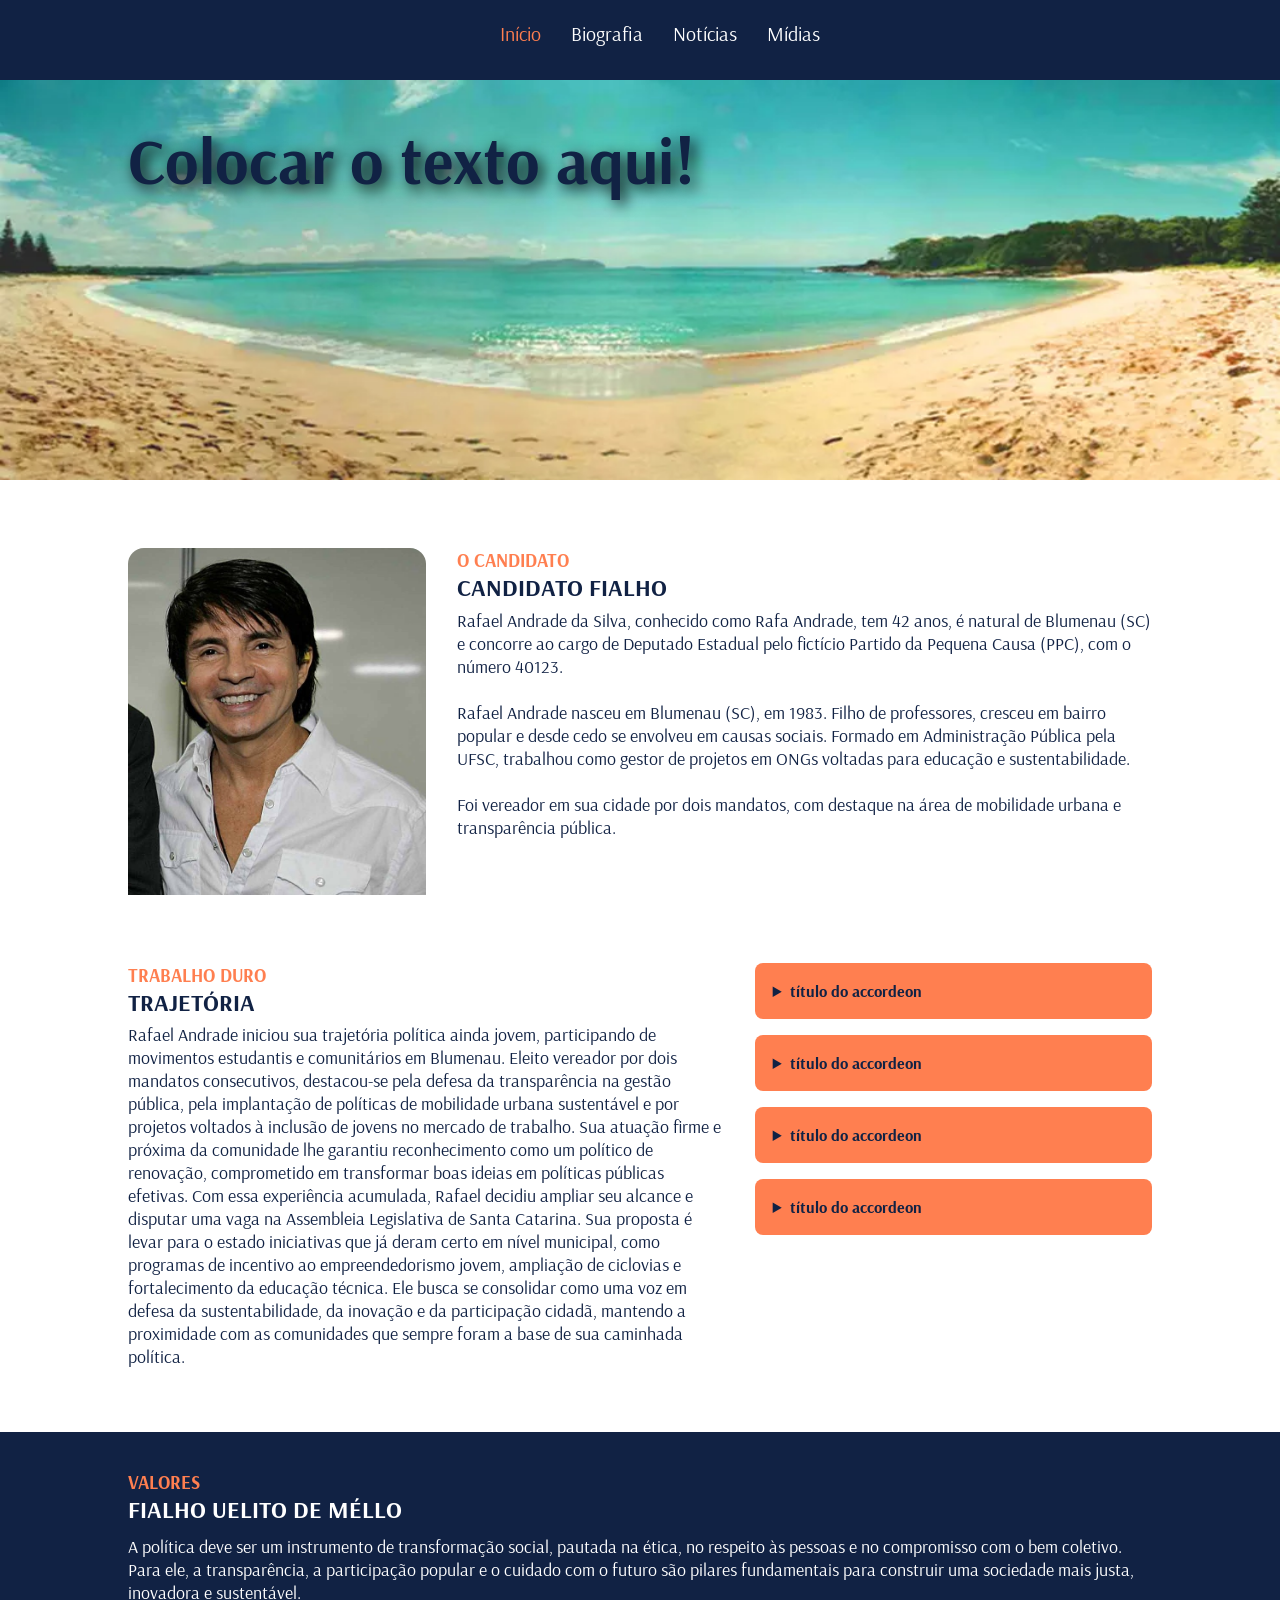
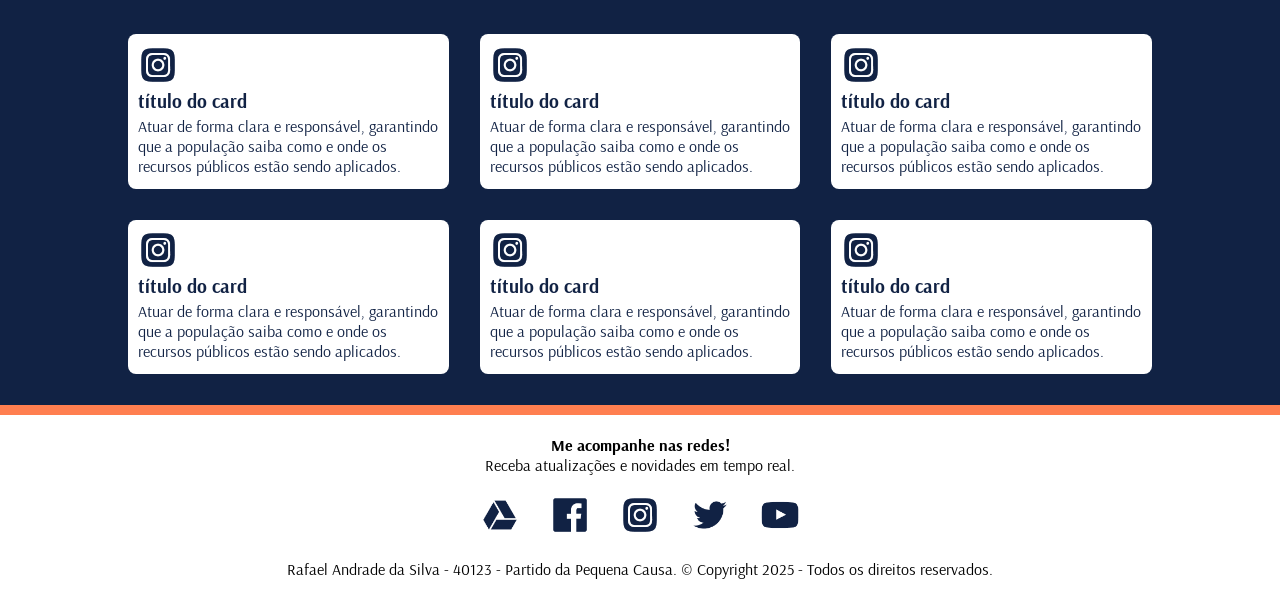
<file: index.html>
<!DOCTYPE html>
<html lang="pt-br">

<head>
    <meta charset="UTF-8">
    <meta name="viewport" content="width=device-width, initial-scale=1.0">

    <title>Candidato Fialho</title>

    <link rel="stylesheet" href="style/index.css">

    <link rel="preconnect" href="https://fonts.googleapis.com">
    <link rel="preconnect" href="https://fonts.gstatic.com" crossorigin>
    <link
        href="https://fonts.googleapis.com/css2?family=Arsenal:ital,wght@0,400;0,700;1,400;1,700&family=Roboto:ital,wght@0,100..900;1,100..900&display=swap"
        rel="stylesheet">
</head>

<body>
    <nav>
        <ul>
            <a href="index.html">
                <li id="atual">Início</li>
            </a>
            <a href="biografia.html">
                <li>Biografia</li>
            </a>
            <a href="noticias.html">
                <li>Notícias</li>
            </a>
            <a href="midias.html">
                <li>Mídias</li>
            </a>
        </ul>
    </nav>

    <section class="home">

        <img src="assets/teste.webp" alt="">

        <div class="titulohome">
            <h2>Colocar o texto aqui!</h2>
        </div>
        
    </section>

    <section class="candidato">
        <div class="foto_candidato">
            <img src="assets/candidato.jpg" alt="">
        </div>

        <div class="dados_candidato">
            <h3>O CANDIDATO</h3>
            <h1>CANDIDATO FIALHO</h1>
            <p>Rafael Andrade da Silva, conhecido como Rafa Andrade, tem 42 anos, é 
                natural de Blumenau (SC) e concorre ao cargo de Deputado Estadual pelo 
                fictício Partido da Pequena Causa (PPC), com o número 40123.<br><br>

            Rafael Andrade nasceu em Blumenau (SC), em 1983. Filho de professores, 
            cresceu em bairro popular e desde cedo se envolveu em causas sociais. Formado 
            em Administração Pública pela UFSC, trabalhou como gestor de projetos em 
            ONGs voltadas para educação e sustentabilidade. <br><br>Foi vereador em sua cidade 
            por dois mandatos, com destaque na área de mobilidade urbana e transparência 
            pública.</p>
        </div>
    </section>

    <section class="trajetoria">
        <div class="trabalho">
            <h3>TRABALHO DURO</h3>
            <h1>TRAJETÓRIA</h1>
            <p>Rafael Andrade iniciou sua trajetória política ainda jovem, participando 
                de movimentos estudantis e comunitários em Blumenau. Eleito vereador por 
                dois mandatos consecutivos, destacou-se pela defesa da transparência na 
                gestão pública, pela implantação de políticas de mobilidade urbana 
                sustentável e por projetos voltados à inclusão de jovens no mercado de 
                trabalho. Sua atuação firme e próxima da comunidade lhe garantiu 
                reconhecimento como um político de renovação, comprometido em transformar 
                boas ideias em políticas públicas efetivas.

                Com essa experiência acumulada, Rafael decidiu ampliar seu alcance e disputar uma vaga 
                na Assembleia Legislativa de Santa Catarina. Sua proposta é levar para o estado 
                iniciativas que já deram certo em nível municipal, como programas de incentivo ao 
                empreendedorismo jovem, ampliação de ciclovias e fortalecimento da educação técnica. 
                Ele busca se consolidar como uma voz em defesa da sustentabilidade, da inovação e da 
                participação cidadã, mantendo a proximidade com as comunidades que sempre foram a base 
                de sua caminhada política.</p>
        </div>

        <div class="accordeons">
            <details>
                <summary>título do accordeon</summary>
                <p>conteúdo completo do elemento 1</p>
            </details>

            <details>
                <summary>título do accordeon</summary>
                <p>conteúdo completo do elemento 2</p>
            </details>

            <details>
                <summary>título do accordeon</summary>
                <p>conteúdo completo do elemento 3</p>
            </details>

            <details>
                <summary>título do accordeon</summary>
                <p>conteúdo completo do elemento 4</p>
            </details>
        </div>
    </section>

    <section class="valores">
        <div class="conteudo">
            <h3>VALORES</h3>
            <h1>FIALHO UELITO DE MÉLLO</h1>
            <p>A política deve ser um instrumento de transformação social, pautada na 
                ética, no respeito às pessoas e no compromisso com o bem coletivo. 
                Para ele, a transparência, a participação popular e o cuidado com o 
                futuro são pilares fundamentais para construir uma sociedade mais justa, 
                inovadora e sustentável.</p>
        </div>

        <div class="cards">
            <div class="card">
                <img src="assets/insta.png" alt="">
                <h3>título do card</h3>
                <p>Atuar de forma clara e responsável, garantindo que a população saiba como e onde os recursos públicos estão sendo aplicados.</p>
            </div>

            <div class="card">
                <img src="assets/insta.png" alt="">
                <h3>título do card</h3>
                <p>Atuar de forma clara e responsável, garantindo que a população saiba como e onde os recursos públicos estão sendo aplicados.</p>
            </div>

            <div class="card">
                <img src="assets/insta.png" alt="">
                <h3>título do card</h3>
                <p>Atuar de forma clara e responsável, garantindo que a população saiba como e onde os recursos públicos estão sendo aplicados.</p>
            </div>

            <div class="card">
                <img src="assets/insta.png" alt="">
                <h3>título do card</h3>
                <p>Atuar de forma clara e responsável, garantindo que a população saiba como e onde os recursos públicos estão sendo aplicados.</p>
            </div>

            <div class="card">
                <img src="assets/insta.png" alt="">
                <h3>título do card</h3>
                <p>Atuar de forma clara e responsável, garantindo que a população saiba como e onde os recursos públicos estão sendo aplicados.</p>
            </div>

            <div class="card">
                <img src="assets/insta.png" alt="">
                <h3>título do card</h3>
                <p>Atuar de forma clara e responsável, garantindo que a população saiba como e onde os recursos públicos estão sendo aplicados.</p>
            </div>
        </div>
    </section>

    <footer>
        <div class="linha-footer">

        </div>

        <h4>Me acompanhe nas redes!</h4>
        <p>Receba atualizações e novidades em tempo real.</p>
        <div>
            <a href="google.com"><img src="assets/drive.png" alt=""></a>
            <a href="facebook.com"><img src="assets/face.png" alt=""></a>
            <a href="instagram.com"><img src="assets/insta.png" alt=""></a>
            <a href="x.com"><img src="assets/twitter.png" alt=""></a>
            <a href="youtube.com"><img src="assets/youtube.png" alt=""></a>
        </div>
        <p>Rafael Andrade da Silva - 40123 - Partido da Pequena Causa. © Copyright 2025 - Todos os direitos reservados.
        </p>
    </footer>
</body>

</html>
</file>
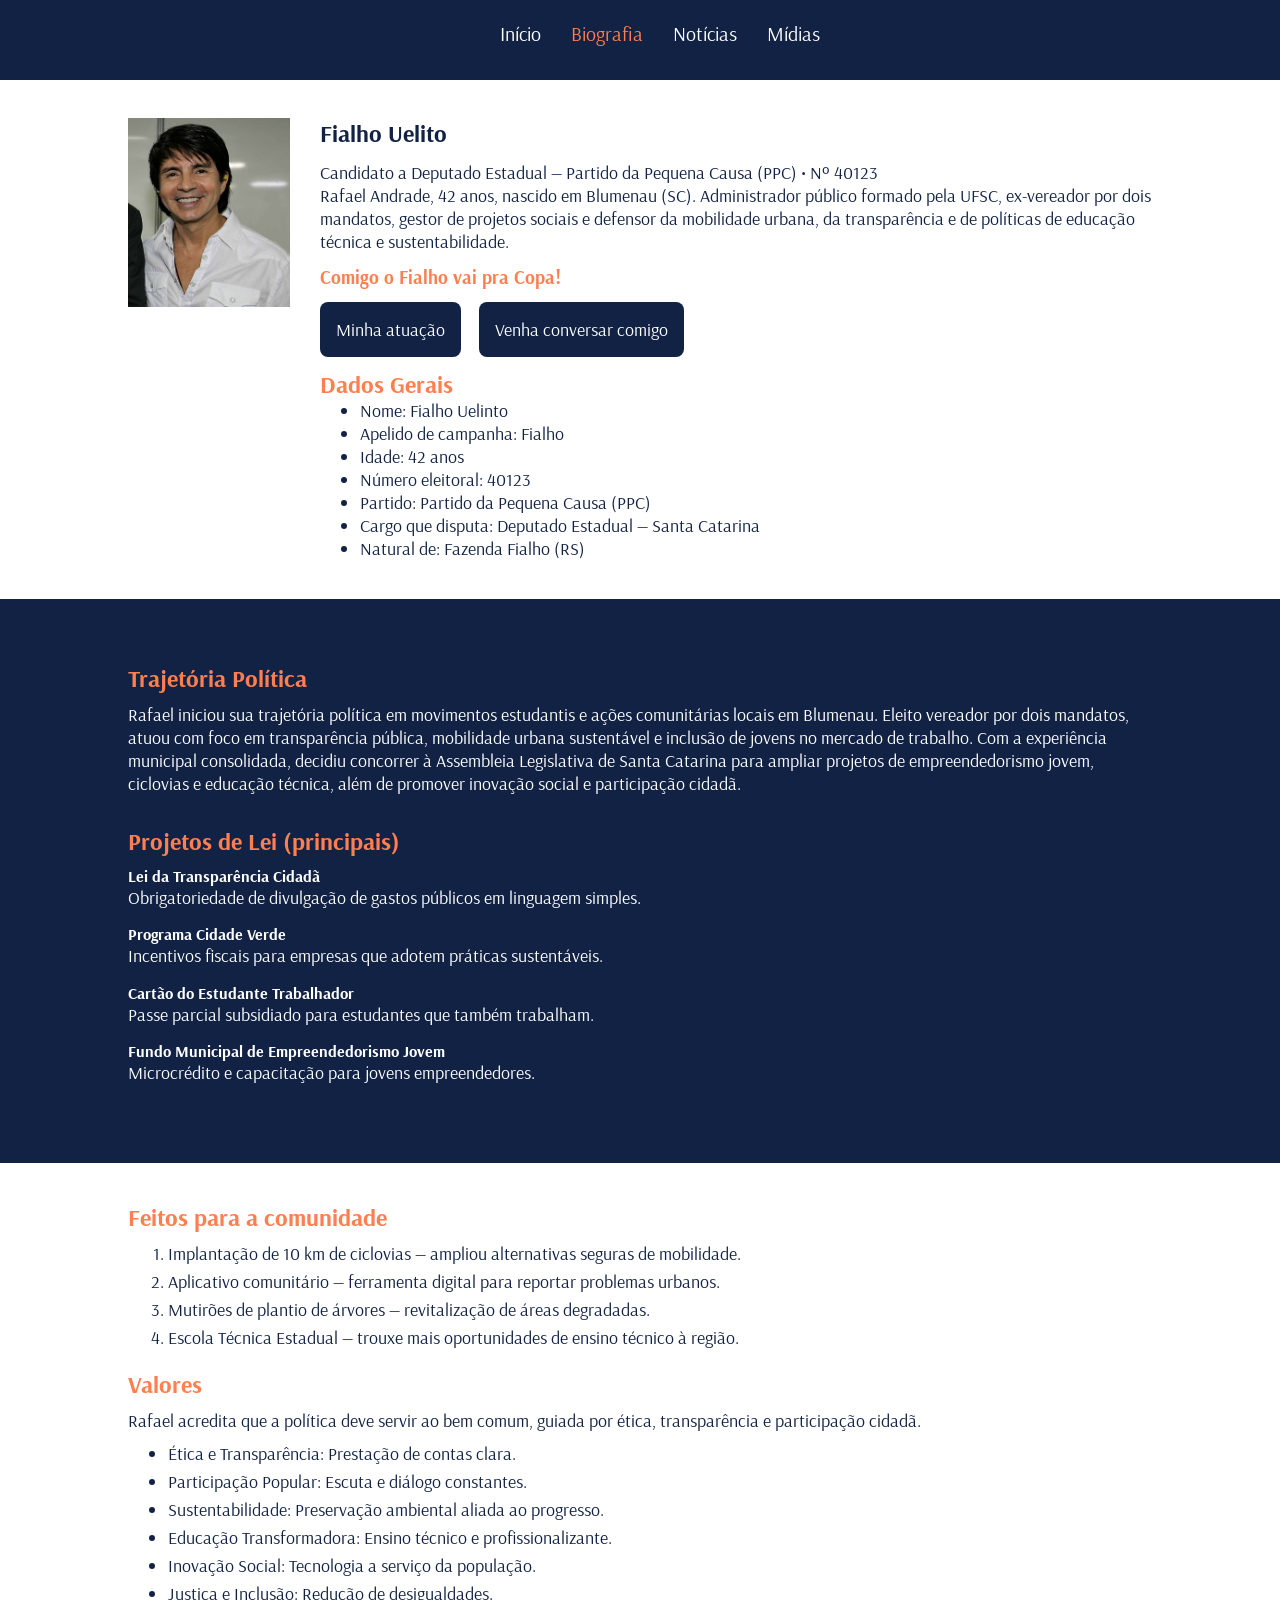
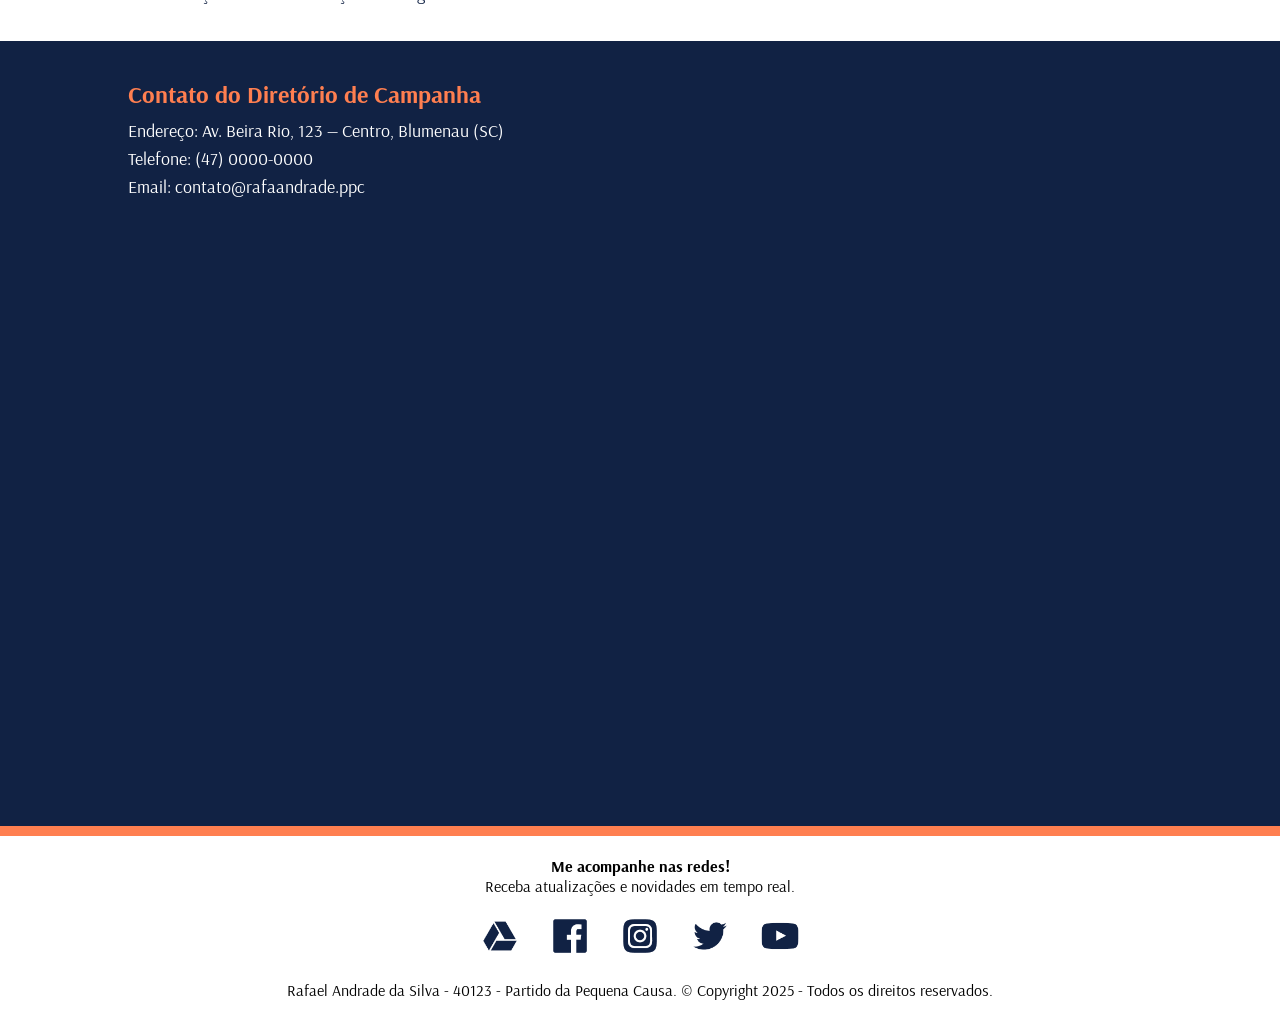
<file: biografia.html>
<!DOCTYPE html>
<html lang="pt-br">

<head>
    <meta charset="UTF-8">
    <meta name="viewport" content="width=device-width, initial-scale=1.0">

    <title>Candidato Fialho</title>

    <link rel="stylesheet" href="style/biografia.css">

    <link rel="preconnect" href="https://fonts.googleapis.com">
    <link rel="preconnect" href="https://fonts.gstatic.com" crossorigin>
    <link
        href="https://fonts.googleapis.com/css2?family=Arsenal:ital,wght@0,400;0,700;1,400;1,700&family=Roboto:ital,wght@0,100..900;1,100..900&display=swap"
        rel="stylesheet">
</head>

<body>
    <nav>
        <ul>
            <a href="index.html">
                <li>Início</li>
            </a>
            <a href="biografia.html">
                <li id="atual">Biografia</li>
            </a>
            <a href="noticias.html">
                <li>Notícias</li>
            </a>
            <a href="midias.html">
                <li>Mídias</li>
            </a>
        </ul>
    </nav>

    <section class="apresentação">
        <div class="foto">
            <img src="assets/candidato.jpg" alt="Foto em formato retrato do candidato Fialho">
        </div>

        <div class="informações">
            <div class="perfil">
                <h1>Fialho Uelito</h1>
                <p>Candidato a Deputado Estadual — Partido da Pequena Causa (PPC) • Nº 40123 <br>Rafael Andrade, 42 anos, nascido em Blumenau (SC). Administrador público formado pela UFSC, ex-vereador por dois mandatos, gestor de projetos sociais e defensor da mobilidade urbana, da transparência e de políticas de educação técnica e sustentabilidade.</p>
                <h3>Comigo o Fialho vai pra Copa!</h3>
            </div>

            <div class="botões">
                <div class="botão">
                    <a href="#trajetoria">Minha atuação</a>
                </div>
                <div class="botão">
                    <a href="#contato">Venha conversar comigo</a>
                </div>
            </div>

            <div class="dados_gerais">
                <h2>Dados Gerais</h2>
                <ul>
                    <li>Nome: Fialho Uelinto</li>
                    <li>Apelido de campanha: Fialho</li>
                    <li>Idade: 42 anos</li>
                    <li>Número eleitoral: 40123</li>
                    <li>Partido: Partido da Pequena Causa (PPC)</li>
                    <li>Cargo que disputa: Deputado Estadual — Santa Catarina</li>
                    <li>Natural de: Fazenda Fialho (RS)</li>
                </ul>
            </div>
        </div>
    </section>

    <section id="trajetoria">
        <div class="trajetoria_politica">
            <h2>Trajetória Política</h2>
            <p>Rafael iniciou sua trajetória política em movimentos estudantis e ações comunitárias locais em Blumenau. Eleito vereador por dois mandatos, atuou com foco em transparência pública, mobilidade urbana sustentável e inclusão de jovens no mercado de trabalho. Com a experiência municipal consolidada, decidiu concorrer à Assembleia Legislativa de Santa Catarina para ampliar projetos de empreendedorismo jovem, ciclovias e educação técnica, além de promover inovação social e participação cidadã.</p>
        </div>

        <div class="projetos">
            <h2>Projetos de Lei (principais)</h2>

            <h4>Lei da Transparência Cidadã</h4>
            <p>Obrigatoriedade de divulgação de gastos públicos em linguagem simples.</p>

            <h4>Programa Cidade Verde</h4>
            <p>Incentivos fiscais para empresas que adotem práticas sustentáveis.</p>

            <h4>Cartão do Estudante Trabalhador</h4>
            <p>Passe parcial subsidiado para estudantes que também trabalham.</p>

            <h4>Fundo Municipal de Empreendedorismo Jovem</h4>
            <p>Microcrédito e capacitação para jovens empreendedores.</p>
        </div>
    </section>

    <section class="feitos_comunidade">
        <div class="feitos">
            <h2>Feitos para a comunidade</h2>
            <ol>
                <li>Implantação de 10 km de ciclovias — ampliou alternativas seguras de mobilidade.</li>
                <li>Aplicativo comunitário — ferramenta digital para reportar problemas urbanos.</li>
                <li>Mutirões de plantio de árvores — revitalização de áreas degradadas.</li>
                <li>Escola Técnica Estadual — trouxe mais oportunidades de ensino técnico à região.</li>
            </ol>
        </div>

        <div class="valores">
            <h2>Valores</h2>
            <p>Rafael acredita que a política deve servir ao bem comum, guiada por ética, transparência e participação cidadã.</p>
            <ul>
                <li>Ética e Transparência: Prestação de contas clara.</li>
                <li>Participação Popular: Escuta e diálogo constantes.</li>
                <li>Sustentabilidade: Preservação ambiental aliada ao progresso.</li>
                <li>Educação Transformadora: Ensino técnico e profissionalizante.</li>
                <li>Inovação Social: Tecnologia a serviço da população.</li>
                <li>Justiça e Inclusão: Redução de desigualdades.</li>
            </ul>
        </div>
    </section>

    <section id="contato">
        <h2>Contato do Diretório de Campanha</h2>
        <p>Endereço: Av. Beira Rio, 123 — Centro, Blumenau (SC)</p>
        <p>Telefone: (47) 0000-0000</p>
        <p>Email: contato@rafaandrade.ppc</p>

        <iframe src="https://www.google.com/maps/embed?pb=!1m18!1m12!1m3!1d9128.924022974914!2d-50.874468833352154!3d-29.753923497906623!2m3!1f0!2f0!3f0!3m2!1i1024!2i768!4f13.1!3m3!1m2!1s0x951910f8bb791ac7%3A0x8eea11a32f8641f!2sFazenda%20Fialho%2C%20Taquara%20-%20RS%2C%2095600-000!5e0!3m2!1spt-BR!2sbr!4v1785972088530!5m2!1spt-BR!2sbr" width="600" height="450" style="border:0;" allowfullscreen="" loading="lazy" referrerpolicy="strict-origin-when-cross-origin"></iframe>
        
    </section>

    <footer>
        <div class="linha-footer">

        </div>

        <h4>Me acompanhe nas redes!</h4>
        <p>Receba atualizações e novidades em tempo real.</p>
        <div>
            <a href="google.com"><img src="assets/drive.png" alt=""></a>
            <a href="facebook.com"><img src="assets/face.png" alt=""></a>
            <a href="instagram.com"><img src="assets/insta.png" alt=""></a>
            <a href="x.com"><img src="assets/twitter.png" alt=""></a>
            <a href="youtube.com"><img src="assets/youtube.png" alt=""></a>
        </div>
        <p>Rafael Andrade da Silva - 40123 - Partido da Pequena Causa. © Copyright 2025 - Todos os direitos reservados.
        </p>
    </footer>
</body>



</html>
</file>
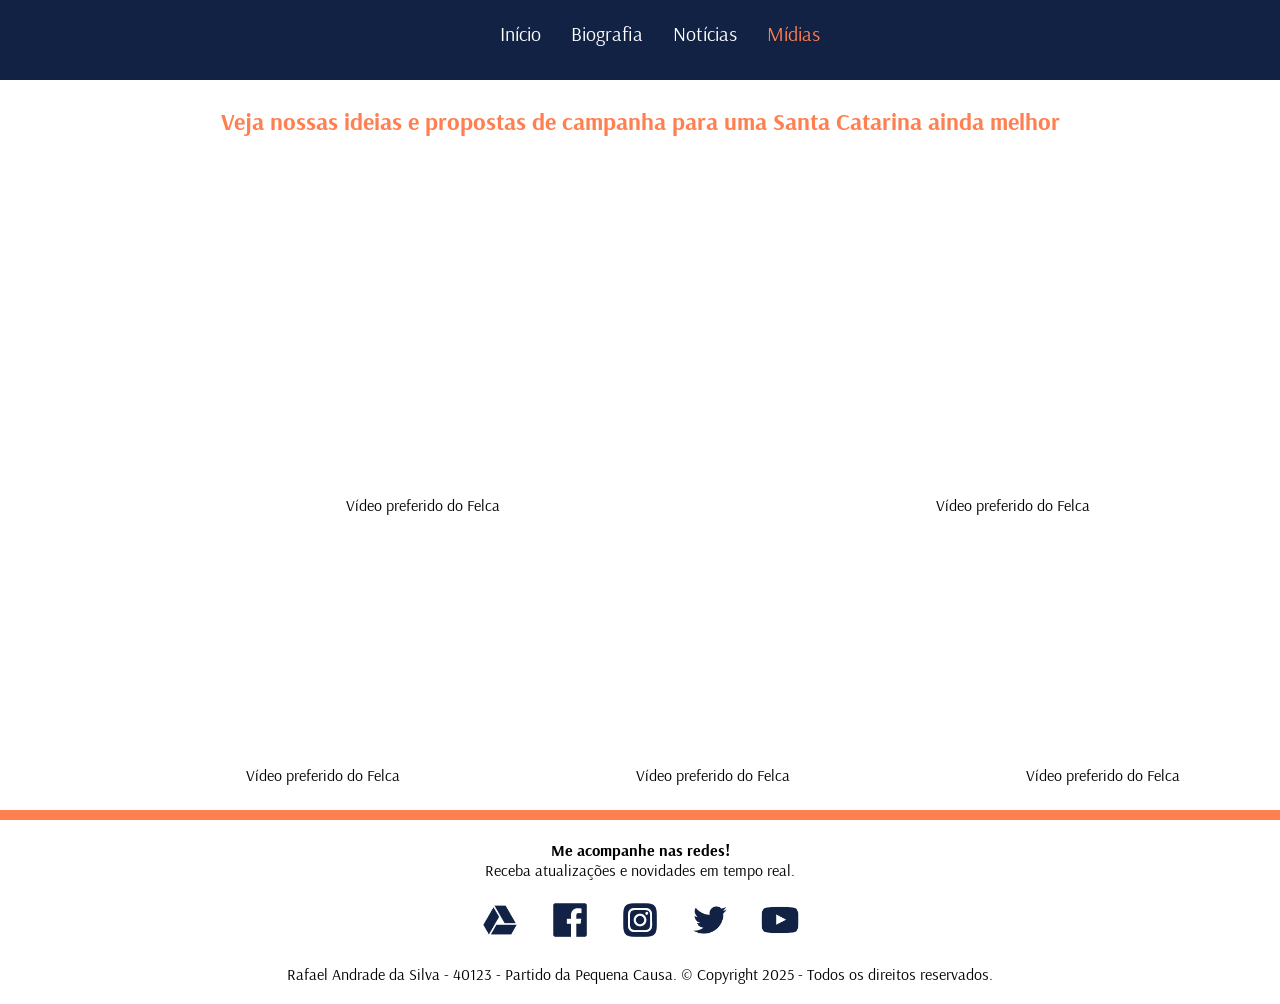
<file: midias.html>
<!DOCTYPE html>
<html lang="pt-br">

<head>
    <meta charset="UTF-8">
    <meta name="viewport" content="width=device-width, initial-scale=1.0">
   
    <title>Candidato Fialho</title>

    <link rel="stylesheet" href="style/midias.css">

    <link rel="preconnect" href="https://fonts.googleapis.com">
    <link rel="preconnect" href="https://fonts.gstatic.com" crossorigin>
    <link
        href="https://fonts.googleapis.com/css2?family=Arsenal:ital,wght@0,400;0,700;1,400;1,700&family=Roboto:ital,wght@0,100..900;1,100..900&display=swap"
        rel="stylesheet">
</head>

<body>
    <nav>
        <ul>
            <a href="index.html"><li>Início</li></a>
            <a href="biografia.html"><li>Biografia</li></a>
            <a href="noticias.html"><li>Notícias</li></a>
            <a href="midias.html"><li id="atual">Mídias</li></a>
        </ul>
    </nav>

    <h2>Veja nossas ideias e propostas de campanha para uma Santa Catarina ainda melhor</h2>

    <div class="fila1">
        <div>
            <iframe src="https://www.youtube.com/embed/tvC2rIMjCUc?si=qK8pylfS57KL21Uc" title="YouTube video player" frameborder="0" allow="accelerometer; autoplay; clipboard-write; encrypted-media; gyroscope; picture-in-picture; web-share" referrerpolicy="strict-origin-when-cross-origin" allowfullscreen></iframe>
            <p>Vídeo preferido do Felca</p>
        </div>

        <div>
            <iframe src="https://www.youtube.com/embed/tvC2rIMjCUc?si=qK8pylfS57KL21Uc" title="YouTube video player" frameborder="0" allow="accelerometer; autoplay; clipboard-write; encrypted-media; gyroscope; picture-in-picture; web-share" referrerpolicy="strict-origin-when-cross-origin" allowfullscreen></iframe>
            <p>Vídeo preferido do Felca</p>
        </div>
    </div>

    <div class="fila2">
        <div>
            <iframe width="560" height="315" src="https://www.youtube.com/embed/tvC2rIMjCUc?si=qK8pylfS57KL21Uc" title="YouTube video player" frameborder="0" allow="accelerometer; autoplay; clipboard-write; encrypted-media; gyroscope; picture-in-picture; web-share" referrerpolicy="strict-origin-when-cross-origin" allowfullscreen></iframe>
            <p>Vídeo preferido do Felca</p>
        </div>

        <div>
            <iframe width="560" height="315" src="https://www.youtube.com/embed/tvC2rIMjCUc?si=qK8pylfS57KL21Uc" title="YouTube video player" frameborder="0" allow="accelerometer; autoplay; clipboard-write; encrypted-media; gyroscope; picture-in-picture; web-share" referrerpolicy="strict-origin-when-cross-origin" allowfullscreen></iframe>
            <p>Vídeo preferido do Felca</p>
        </div>

        <div>
            <iframe width="560" height="315" src="https://www.youtube.com/embed/tvC2rIMjCUc?si=qK8pylfS57KL21Uc" title="YouTube video player" frameborder="0" allow="accelerometer; autoplay; clipboard-write; encrypted-media; gyroscope; picture-in-picture; web-share" referrerpolicy="strict-origin-when-cross-origin" allowfullscreen></iframe>
            <p>Vídeo preferido do Felca</p>
        </div>
    </div>

    <footer>
        <div class="linha-footer">

        </div>

        <h4>Me acompanhe nas redes!</h4>
        <p>Receba atualizações e novidades em tempo real.</p>
        <div>
            <a href="google.com"><img src="assets/drive.png" alt=""></a>
            <a href="facebook.com"><img src="assets/face.png" alt=""></a>
            <a href="instagram.com"><img src="assets/insta.png" alt=""></a>
            <a href="x.com"><img src="assets/twitter.png" alt=""></a>
            <a href="youtube.com"><img src="assets/youtube.png" alt=""></a>
        </div>
        <p>Rafael Andrade da Silva - 40123 - Partido da Pequena Causa. © Copyright 2025 - Todos os direitos reservados.
        </p>
    </footer>
</body>

</html>
</file>
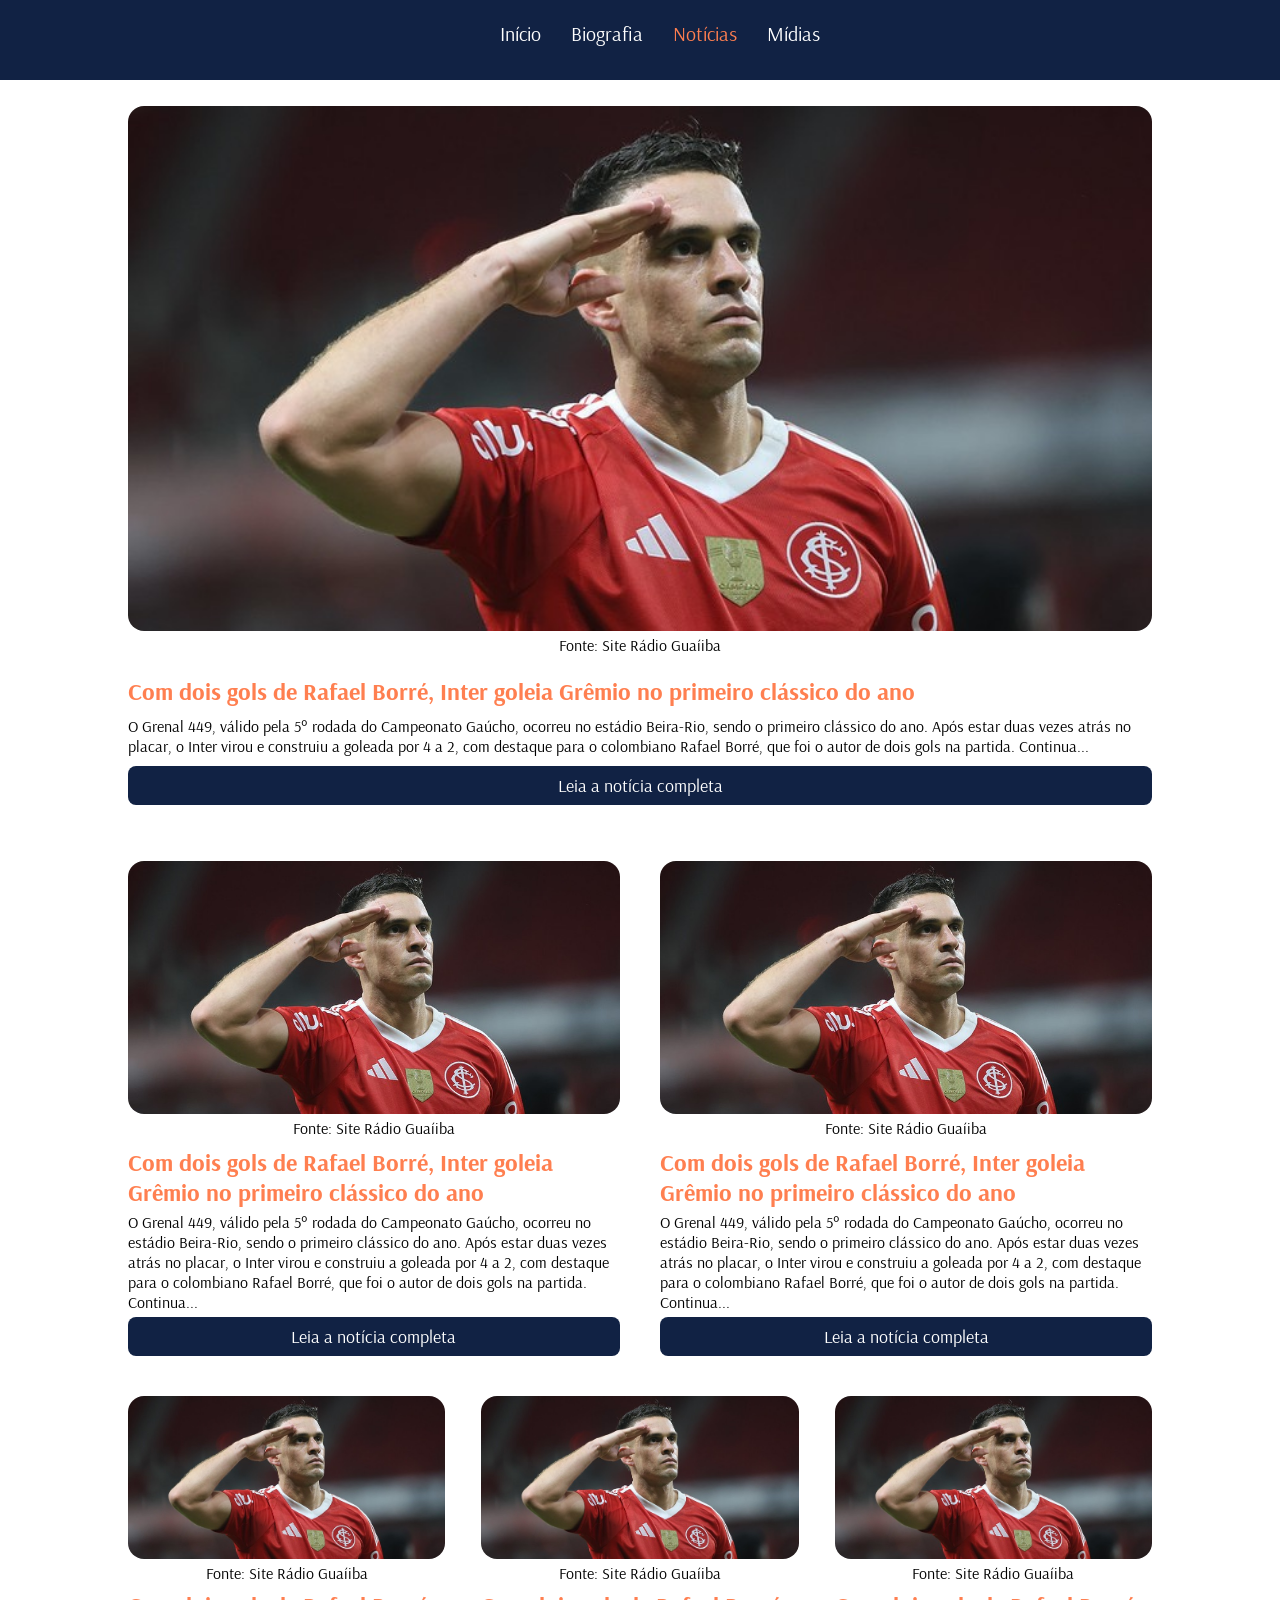
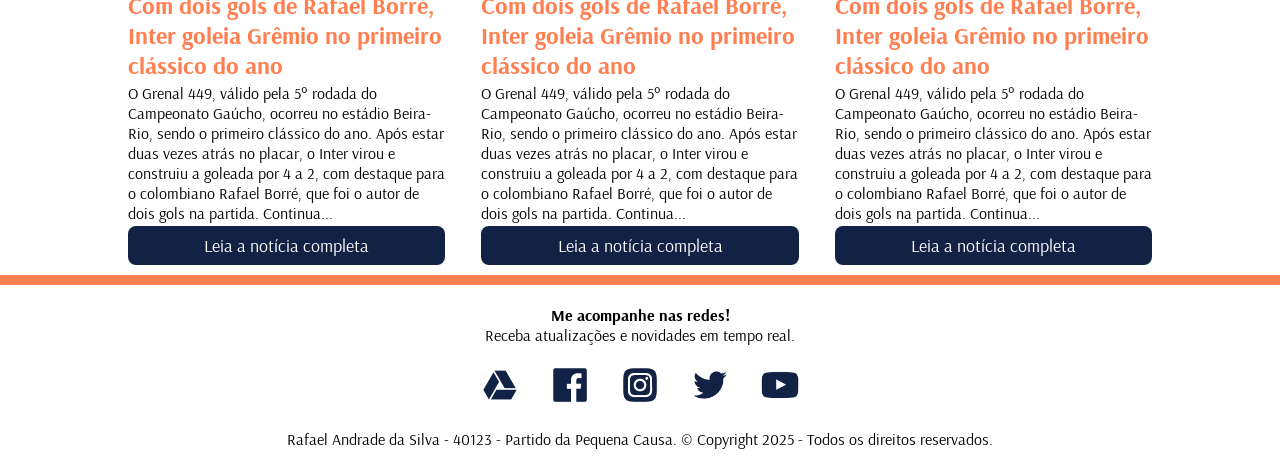
<file: noticias.html>
<!DOCTYPE html>
<html lang="pt-br">

<head>
    <meta charset="UTF-8">
    <meta name="viewport" content="width=device-width, initial-scale=1.0">
   
    <title>Candidato Fialho</title>

    <link rel="stylesheet" href="style/noticias.css">

    <link rel="preconnect" href="https://fonts.googleapis.com">
    <link rel="preconnect" href="https://fonts.gstatic.com" crossorigin>
    <link
        href="https://fonts.googleapis.com/css2?family=Arsenal:ital,wght@0,400;0,700;1,400;1,700&family=Roboto:ital,wght@0,100..900;1,100..900&display=swap"
        rel="stylesheet">
</head>

<body>
    <nav>
        <ul>
            <a href="index.html"><li>Início</li></a>
            <a href="biografia.html"><li>Biografia</li></a>
            <a href="noticias.html"><li id="atual">Notícias</li></a>
            <a href="midias.html"><li>Mídias</li></a>
        </ul>
    </nav>

    <div class="fila1">
        <div class="noticia1">
            <figure>
                <img src="assets/borre.jpg" alt="">
                <figcaption>
                    Fonte: Site Rádio Guaíiba
                </figcaption>
            </figure>
            
            <h2>Com dois gols de Rafael Borré, Inter goleia Grêmio no primeiro clássico do ano</h2>
            <p>O Grenal 449, válido pela 5° rodada do Campeonato Gaúcho, ocorreu no estádio Beira-Rio, sendo o primeiro clássico do ano. Após estar duas vezes atrás no placar, o Inter virou e construiu a goleada por 4 a 2, com destaque para o colombiano Rafael Borré, que foi o autor de dois gols na partida. Continua...</p>
            
            <div class="button">
                <a target="_blank" href="https://guaiba.com.br/com-dois-gols-de-rafael-borre-inter-goleia-gremio-no-primeiro-classico-do-ano/"><p>Leia a notícia completa</p></a>
            </div>
        </div>
    </div>

    <div class="fila2">
        <div class="noticia2">
            <figure>
            <img src="assets/borre.jpg" alt="">
            <figcaption>
                Fonte: Site Rádio Guaíiba
            </figcaption>
        </figure>
        
            <h2>Com dois gols de Rafael Borré, Inter goleia Grêmio no primeiro clássico do ano</h2>
            <p>O Grenal 449, válido pela 5° rodada do Campeonato Gaúcho, ocorreu no estádio Beira-Rio, sendo o primeiro clássico do ano. Após estar duas vezes atrás no placar, o Inter virou e construiu a goleada por 4 a 2, com destaque para o colombiano Rafael Borré, que foi o autor de dois gols na partida. Continua...</p>
            
            <div class="button">
                <a target="_blank" href="https://guaiba.com.br/com-dois-gols-de-rafael-borre-inter-goleia-gremio-no-primeiro-classico-do-ano/"><p>Leia a notícia completa</p></a>
            </div>
        </div>

        <div class="noticia3">
            <figure>
            <img src="assets/borre.jpg" alt="">
            <figcaption>
                Fonte: Site Rádio Guaíiba
            </figcaption>
        </figure>
        
            <h2>Com dois gols de Rafael Borré, Inter goleia Grêmio no primeiro clássico do ano</h2>
            <p>O Grenal 449, válido pela 5° rodada do Campeonato Gaúcho, ocorreu no estádio Beira-Rio, sendo o primeiro clássico do ano. Após estar duas vezes atrás no placar, o Inter virou e construiu a goleada por 4 a 2, com destaque para o colombiano Rafael Borré, que foi o autor de dois gols na partida. Continua...</p>
            
            <div class="button">
                <a target="_blank" href="https://guaiba.com.br/com-dois-gols-de-rafael-borre-inter-goleia-gremio-no-primeiro-classico-do-ano/"><p>Leia a notícia completa</p></a>
            </div>
        </div>
    </div>

    <div class="fila3">
        <div class="noticia4">
            <figure>
            <img src="assets/borre.jpg" alt="">
            <figcaption>
                Fonte: Site Rádio Guaíiba
            </figcaption>
        </figure>
        
            <h2>Com dois gols de Rafael Borré, Inter goleia Grêmio no primeiro clássico do ano</h2>
            <p>O Grenal 449, válido pela 5° rodada do Campeonato Gaúcho, ocorreu no estádio Beira-Rio, sendo o primeiro clássico do ano. Após estar duas vezes atrás no placar, o Inter virou e construiu a goleada por 4 a 2, com destaque para o colombiano Rafael Borré, que foi o autor de dois gols na partida. Continua...</p>
            
            <div class="button">
                <a target="_blank" href="https://guaiba.com.br/com-dois-gols-de-rafael-borre-inter-goleia-gremio-no-primeiro-classico-do-ano/"><p>Leia a notícia completa</p></a>
            </div>
        </div>

        <div class="noticia5">
            <figure>
            <img src="assets/borre.jpg" alt="">
            <figcaption>
                Fonte: Site Rádio Guaíiba
            </figcaption>
        </figure>
        
            <h2>Com dois gols de Rafael Borré, Inter goleia Grêmio no primeiro clássico do ano</h2>
            <p>O Grenal 449, válido pela 5° rodada do Campeonato Gaúcho, ocorreu no estádio Beira-Rio, sendo o primeiro clássico do ano. Após estar duas vezes atrás no placar, o Inter virou e construiu a goleada por 4 a 2, com destaque para o colombiano Rafael Borré, que foi o autor de dois gols na partida. Continua...</p>
            
            <div class="button">
                <a target="_blank" href="https://guaiba.com.br/com-dois-gols-de-rafael-borre-inter-goleia-gremio-no-primeiro-classico-do-ano/"><p>Leia a notícia completa</p></a>
            </div>
        </div>

        <div class="noticia6">
            <figure>
            <img src="assets/borre.jpg" alt="">
            <figcaption>
                Fonte: Site Rádio Guaíiba
            </figcaption>
        </figure>
        
            <h2>Com dois gols de Rafael Borré, Inter goleia Grêmio no primeiro clássico do ano</h2>
            <p>O Grenal 449, válido pela 5° rodada do Campeonato Gaúcho, ocorreu no estádio Beira-Rio, sendo o primeiro clássico do ano. Após estar duas vezes atrás no placar, o Inter virou e construiu a goleada por 4 a 2, com destaque para o colombiano Rafael Borré, que foi o autor de dois gols na partida. Continua...</p>
            
            <div class="button">
                <a target="_blank" href="https://guaiba.com.br/com-dois-gols-de-rafael-borre-inter-goleia-gremio-no-primeiro-classico-do-ano/"><p>Leia a notícia completa</p></a>
            </div>
        </div>
    </div>
    

    <footer>
        <div class="linha-footer">

        </div>

        <h4>Me acompanhe nas redes!</h4>
        <p>Receba atualizações e novidades em tempo real.</p>
        <div>
            <a href="google.com"><img src="assets/drive.png" alt=""></a>
            <a href="facebook.com"><img src="assets/face.png" alt=""></a>
            <a href="instagram.com"><img src="assets/insta.png" alt=""></a>
            <a href="x.com"><img src="assets/twitter.png" alt=""></a>
            <a href="youtube.com"><img src="assets/youtube.png" alt=""></a>
        </div>
        <p>Rafael Andrade da Silva - 40123 - Partido da Pequena Causa. © Copyright 2025 - Todos os direitos reservados.
        </p>
    </footer>
</body>

</html>
</file>
<file: style/index.css>
* {
    margin: 0;
    font-family: "Arsenal", sans-serif;
}

/* ----------HEADER---------- */
nav {
    height: 80px;
    background-color: #112244;   
    display: flex;
    align-items: center;
    justify-content: center;
}

nav ul {
    display: flex;
    gap: 30px;
    list-style: none;
}

nav ul li {
    color: white;
/* ---------------------------------------------------------- */
    border-bottom: 3px solid transparent;
    padding-bottom: 10px;
/* ---------------------------------------------------------- */
}

nav a {
    text-decoration: none;
    font-size: 20px;
}

#atual {
    color: coral;
}

nav li:hover {
    border-bottom: 3px solid coral;
}

/* MAIN */
.home{
    position: relative;
}

.home img{
    width: 100%;
    height: 400px;
}

.titulohome{
    position: absolute;
    top: 10%;
    left: 10%;
}

.titulohome h2{
    font-size: 64px;
    color: #112244;
    text-shadow: #000000 5px 5px 15px;
}

/* SECTION CANDIDATO */
.candidato {
    display: flex;
    margin-top: 5%;
    width: 80%;
    margin-left: 10%;
    gap: 3%;
}

.foto_candidato{
    width: 30%;
}

.foto_candidato img{
    width: 100%;
    border-radius: 16px 16px 0px 0px;
}

.dados_candidato {
    width: 70%;
}

.dados_candidato h3{
    color: coral;
}

.dados_candidato h1{
    color: #112244;
    padding-bottom: 1%;
}

.dados_candidato p{
    color: #112244;
    font-size: 18px;
}

/* SECTION TRAJETÓRIA */
.trajetoria{
    display: flex;
    margin-top: 5%;
    width: 80%;
    margin-left: 10%;
    gap: 3%;
}

.trabalho{
    width: 60%;
}

.trabalho h3{
    color: coral;
}

.trabalho h1{
    color: #112244;
    padding-bottom: 1%;
}

.trabalho p{
    color: #112244;
    font-size: 18px;
}

.accordeons{
    width: 40%;
}

.accordeons details{
    width: 100%;
    background-color: coral;
    margin-bottom: 16px;
    border-radius: 8px;
}

.accordeons summary{
    color: #112244;
    font-weight: bold;
    padding: 18px;
    cursor: pointer;
}

.accordeons details p{
    padding: 12px;
    background-color: #ffffff;
    color: #112244;
    border: 1px solid coral;
    border-radius: 0 0 8px 8px;
}


/* SECTION VALORES */
.valores{
    background-color: #112244;
    padding-left: 10%;
    padding-right: 10%;
    margin-top: 5%;
    padding-top: 3%;
}

.valores h3{
    color: coral;
}

.valores h1{
    color: #ffffff;
    padding-bottom: 1%;

}

.conteudo p{
    color: #ffffff;
    font-size: 18px;
    margin-bottom: 3%;
}

/* CARDS */
.cards{
    display: flex;
    flex-wrap: wrap;
    gap: 3%;
}

.card{
    flex: 1 1 calc(32% - 3%);
    background-color: #ffffff;
    border-radius: 8px;
    padding: 1%;
    margin-bottom: 3%;
}

.card p{
    color: #112244;
    padding-bottom: 1%;
}

.card h3{
    color: #112244;
    padding-bottom: 1%;
}

.card img{
    width: 40px;
}


/*----------FOOTER---------- */

footer {
    text-align: center;
}

footer div {
    display: flex;
    gap: 30px;
    justify-content: center;
    margin-bottom: 20px;
}

footer img {
    width: 40px;
}

footer p {
    padding-bottom: 20px;
}

.linha-footer {
    height: 10px;
    width: 100%;
    background-color: coral;
    margin-bottom: 20px;
}

@media (max-width: 768px) {
    .titulohome h2{
        font-size: 32px;
    }

    .home img{
        height: 150px;
    }
}

@media (max-width: 425px) {
    .titulohome h2{
        font-size: 24px;
    }
}
</file>
<file: style/biografia.css>
* {
    margin: 0;
    font-family: "Arsenal", sans-serif;
}

html {
  scroll-behavior: smooth;
}

/* ----------HEADER---------- */
nav {
    height: 80px;
    background-color: #112244;   
    display: flex;
    align-items: center;
    justify-content: center;
}

nav ul {
    display: flex;
    gap: 30px;
    list-style: none;
}

nav ul li {
    color: white;
/* ---------------------------------------------------------- */
    border-bottom: 3px solid transparent;
    padding-bottom: 10px;
/* ---------------------------------------------------------- */
}

nav a {
    text-decoration: none;
    font-size: 20px;
}

#atual {
    color: coral;
}

nav li:hover {
    border-bottom: 3px solid coral;
}

/* --------------BODY------------------------- */
.apresentação{
    background-color: white;
    display: flex;
    width: 80%;
    margin-left: 10%;
    margin-top: 3%;
}

.foto{
    width: 35%;
}

.foto img{
    width: 100%;
}

.informações{
    margin-left: 3%;
}

.perfil h1{
    color: #112244;
    padding-bottom: 1.5%;
}

.perfil p{
    font-size: 18px;
    padding-bottom: 1.5%;
    color: #112244;
}

.perfil h3{
    color: coral;
    padding-bottom: 1.5%;
}

.botões{
    display: flex;
    padding-bottom: 1.5%;
    gap: 18px;
}

.botão{
    background-color: #112244;
    padding: 16px;
    border-radius: 8px;
}

.botão:hover{
    background-color: coral;
    scale: 1.1;
    transition: 0.5s;
}

.botão a{
    color: white;
    text-decoration: none;
    font-size: 18px;
}

.dados_gerais h2{
    color: coral;
}

.dados_gerais ul{
    font-size: 18px;
    color: #112244;
}

#trajetoria{
    background-color: #112244;
    padding-left: 10%;
    padding-right: 10%;
    padding-top: 5%;
    padding-bottom: 5%;
    margin-top: 3%;
}

.trajetoria_politica h2, .projetos h2{
    color: coral;
    padding-bottom: 1%;
}

.projetos h2{
    padding-top: 3%;
}

.projetos p{
    padding-bottom: 1.5%;
}

.trajetoria_politica p, .projetos p{
    color: white;
    font-size: 18px;
}

.projetos h4{
    color: white;
}

.feitos_comunidade{
    background-color: white;
    width: 80%;
    margin-left: 10%;
    margin-top: 3%;
}

.feitos h2, .valores h2{
    color: coral;
    padding-bottom: 1%;
}

.valores h2{
    margin-top: 1.5%;
}

.feitos ol, .valores ul{
    color: #112244;
    font-size: 18px;
}

.feitos ol li, .valores ul li{
    padding-bottom: 0.5%;
}

.valores ul{
    padding-bottom: 3%;
}

.valores p{
    color: #112244;
    font-size: 18px;
    padding-bottom: 1%;
}

#contato{
    background-color: #112244;
    padding-left: 10%;
    padding-right: 10%;
    padding-top: 3%;
    padding-bottom: 3%;
}

#contato h2{
    color: coral;
    padding-bottom: 1%;
}

#contato p{
    color: white;
    font-size: 18px;
    padding-bottom: 0.5%;
}

#contato iframe{
    width: 100%;
    height: 560px;
    margin-top: 2%;
    border-radius: 4px;
}


/* --------------FOOTER------------------------- */
footer {
    text-align: center;
}

footer div {
    display: flex;
    gap: 30px;
    justify-content: center;
    margin-bottom: 20px;
}

footer img {
    width: 40px;
}

footer p {
    padding-bottom: 20px;
}

.linha-footer {
    height: 10px;
    width: 100%;
    background-color: coral;
    margin-bottom: 20px;
}
</file>
<file: style/midias.css>
* {
    margin: 0;
    font-family: "Arsenal", sans-serif;
}

/* ----------HEADER---------- */
nav {
    height: 80px;
    background-color: #112244;   
    display: flex;
    align-items: center;
    justify-content: center;
}

nav ul {
    display: flex;
    gap: 30px;
    list-style: none;
}

nav ul li {
    color: white;
/* ---------------------------------------------------------- */
    border-bottom: 3px solid transparent;
    padding-bottom: 10px;
/* ---------------------------------------------------------- */
}

nav a {
    text-decoration: none;
    font-size: 20px;
}

#atual {
    color: coral;
}

nav li:hover {
    border-bottom: 3px solid coral;
}
/* ------------------------------------------- */

h2 {
    color: coral;
    padding-top: 2%;
    padding-bottom: 2%;
    text-align: center;
}

.fila1, .fila2 {
    display: flex;
    width: 80%;
    margin-left: 10%;
    justify-content: space-between;
    padding-bottom: 2%;
}

.fila1 iframe {
    width: 590px;
    height: 330px;
    border-radius: 16px;
}

.fila2 iframe {
    border-radius: 16px;
    width: 390px;
    height: 220px;
}

.fila1 p, .fila2 p {
    text-align: center;
}

/* ---------------------------------------------- */
footer {
    text-align: center;
}

footer div {
    display: flex;
    gap: 30px;
    justify-content: center;
    margin-bottom: 20px;
}

footer img {
    width: 40px;
}

footer p {
    padding-bottom: 20px;
}

.linha-footer {
    height: 10px;
    width: 100%;
    background-color: coral;
    margin-bottom: 20px;
}
</file>
<file: style/noticias.css>
* {
    margin: 0;
    font-family: "Arsenal", sans-serif;
}

/* ----------HEADER---------- */
nav {
    height: 80px;
    background-color: #112244;   
    display: flex;
    align-items: center;
    justify-content: center;
}

nav ul {
    display: flex;
    gap: 30px;
    list-style: none;
}

nav ul li {
    color: white;
/* ---------------------------------------------------------- */
    border-bottom: 3px solid transparent;
    padding-bottom: 10px;
/* ---------------------------------------------------------- */
}

nav a {
    text-decoration: none;
    font-size: 20px;
}

#atual {
    color: coral;
}

nav li:hover {
    border-bottom: 3px solid coral;
}
/* --------------------------------------- */

.fila1, .fila2, .fila3{
    width: 80%;
    margin-left: 10%;
    margin-top: 2%;
    display: flex;
    justify-content: space-between;
}

.noticia2, .noticia3{
    width: 48%;
}

.noticia4, .noticia5, .noticia6{
    width: 31%;
}

.fila1 figure img, .fila2 figure img, .fila3 figure img{
    width: 100%;
    border-radius: 16px;
}

.fila1 figure figcaption, .fila2 figure figcaption, .fila3 figure figcaption{
    text-align: center;
    margin-bottom: 2%;
}

.fila1 h2, .fila2 h2, .fila3 h2{
    color: coral;
    margin-bottom: 1%;
}

.fila1 p, .fila2 p, .fila3 p{
    font-size: 16px;
}

.button{
    width: 100%;
    background-color: #112244;
    margin-top: 1%;
    margin-bottom: 3%;
    border-radius: 8px;
    padding-bottom: 8px;
    padding-top: 8px;
}

.button a{
    text-decoration: none;
    color: white;
}

.button p{
    font-size: 18px;
    text-align: center;
}

/* --------------------------------------- */
footer {
    text-align: center;
}

footer div {
    display: flex;
    gap: 30px;
    justify-content: center;
    margin-bottom: 20px;
}

footer img {
    width: 40px;
}

footer p {
    padding-bottom: 20px;
}

.linha-footer {
    height: 10px;
    width: 100%;
    background-color: coral;
    margin-bottom: 20px;
}
</file>
